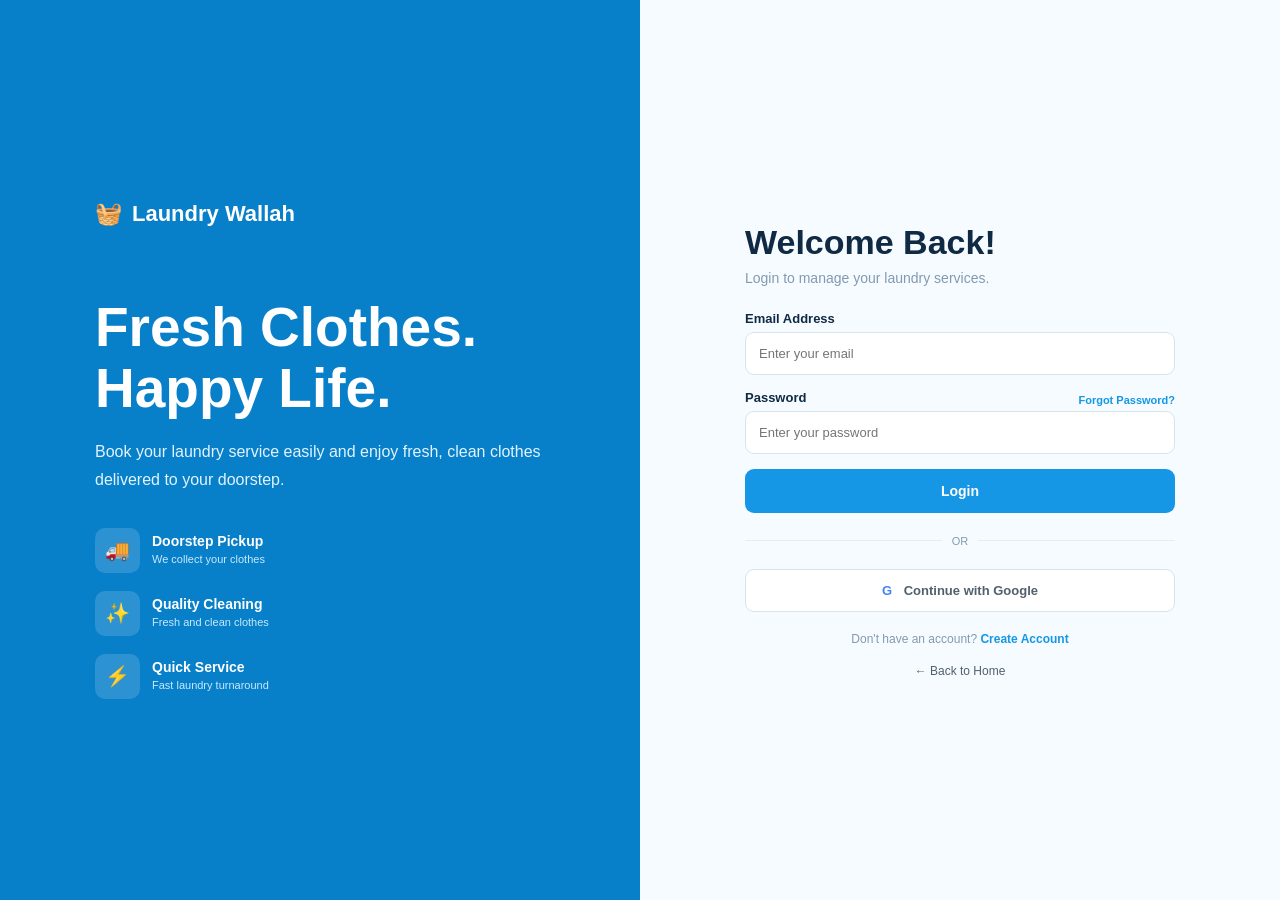
<file: login.html>
<!DOCTYPE html>
<html lang="en">
<head>
    <meta charset="UTF-8">
    <meta name="viewport" content="width=device-width, initial-scale=1.0">
    <title>Laundry Wallah - Login & Signup</title>
    <link rel="stylesheet" href="login.css">
</head>

<body>
    <div class="auth-page">
        <div class="auth-left">
            <div class="auth-left-content">
                <div class="logo">
                    🧺 <span>Laundry Wallah</span>
                </div>
                <h1>Fresh Clothes.<br>
                    Happy Life.
                </h1>
                <p>
                    Book your laundry service easily
                    and enjoy fresh, clean clothes
                    delivered to your doorstep.
                </p>

                <div class="features">
                    <div class="feature">
                        <div class="feature-icon">🚚</div>
                        <div>
                            <strong>Doorstep Pickup</strong>
                            <small>We collect your clothes</small>
                        </div>
                    </div>

                    <div class="feature">
                        <div class="feature-icon">✨</div>
                        <div>
                            <strong>Quality Cleaning</strong>
                            <small>Fresh and clean clothes</small>
                        </div>
                    </div>

                    <div class="feature">
                        <div class="feature-icon">⚡</div>
                        <div>
                            <strong>Quick Service</strong>
                            <small>Fast laundry turnaround</small>
                        </div>
                    </div>
                </div>

            </div>

        </div>

        <div class="auth-right">
            <div class="auth-box">
                <div class="mobile-logo">
                    🧺 Laundry Wallah
                </div>

                <div class="auth-form active" id="loginForm">
                    <h2>Welcome Back!</h2>
                    <p class="form-description">
                        Login to manage your laundry services.
                    </p>
                    <form id="login">
                        <div class="form-group">
                            <label>Email Address</label>
                            <input type="email" id="loginEmail" placeholder="Enter your email" required>
                        </div>

                        <div class="form-group">
                            <div class="password-row">
                                <label>Password</label>
                                <a href="#">Forgot Password?</a>
                            </div>
                            <input type="password" id="loginPassword" placeholder="Enter your password" required>
                        </div>
                        <button type="submit" class="main-btn">Login</button>
                        <p class="message" id="loginMessage"></p>
                    </form>

                    <div class="divider">
                        <span>OR</span>
                    </div>
                    <button class="google-btn" type="button">
                        <span>G</span>
                        Continue with Google
                    </button>
                    <p class="switch-text">
                        Don't have an account?
                        <button class="switch-btn" onclick="showSignup()">
                            Create Account
                        </button>
                    </p>
                    <a href="index.html" class="back-home">
                        ← Back to Home
                    </a>
                </div>

                <div class="auth-form" id="signupForm">
                    <h2>Create Account</h2>
                    <p class="form-description">
                        Create your Laundry Wallah account.
                    </p>
                    <form id="signup">
                        <div class="form-group">
                            <label>Full Name</label>
                            <input type="text" id="name" placeholder="Enter your full name" required>
                        </div>
                        <div class="form-group">
                            <label>Email Address</label>
                            <input type="email" id="signupEmail" placeholder="Enter your email" required>
                        </div>

                        <div class="form-group">
                            <label>Phone Number</label>
                            <input type="tel" id="phone" placeholder="Enter your phone number" required>
                        </div>

                        <div class="form-group">
                            <label>Password</label>
                            <input type="password" id="signupPassword" placeholder="Create a password" required>
                        </div>

                        <div class="form-group">
                            <label>Confirm Password</label>
                            <input type="password" id="confirmPassword" placeholder="Confirm your password" required>
                        </div>

                        <div class="terms">
                            <label>
                                <input type="checkbox" id="terms" required>
                                I agree to the
                                <a href="#">Terms & Conditions</a>
                            </label>
                        </div>
                        <button type="submit" class="main-btn">
                            Create Account
                        </button>
                        <p class="message" id="signupMessage"></p>
                    </form>

                    <div class="divider">
                        <span>OR</span>
                    </div>

                    <button class="google-btn" type="button">
                        <span>G</span>
                        Sign up with Google
                    </button>

                    <p class="switch-text">
                        Already have an account?
                        <button class="switch-btn" onclick="showLogin()">
                            Login
                        </button>
                    </p>

                    <a href="index.html" class="back-home">
                        ← Back to Home
                    </a>
                </div>
            </div>
        </div>
    </div>

    <script src="login.js"></script>
</body>

</html>
</file>
<file: login.css>
* {
  margin: 0;
  padding: 0;
  box-sizing: border-box;
}

body {
  font-family: Arial, sans-serif;
  background: #f6fbff;
  color: #102a43;
}

a {
  text-decoration: none;
}

/* MAIN PAGE */

.auth-page {
  min-height: 100vh;
  display: grid;
  grid-template-columns: 1fr 1fr;
}

/* LEFT SIDE */

.auth-left {
  background: #087fc9;
  color: white;
  display: flex;
  align-items: center;
  justify-content: center;
  padding: 50px;
}

.auth-left-content {
  max-width: 500px;
}

/* LOGO */

.logo {
  display: flex;
  align-items: center;
  gap: 10px;
  font-size: 22px;
  font-weight: bold;
  margin-bottom: 70px;
}

/* HEADING */

.auth-left h1 {
  font-size: 55px;
  line-height: 1.1;
  margin-bottom: 20px;
}

.auth-left > div > p {
  color: #e1f4ff;
  font-size: 16px;
  line-height: 1.7;
  max-width: 450px;
}

/* FEATURES */

.features {
  margin-top: 35px;
  display: flex;
  flex-direction: column;
  gap: 18px;
}

.feature {
  display: flex;
  align-items: center;
  gap: 12px;
}

.feature-icon {
  width: 45px;
  height: 45px;
  display: flex;
  align-items: center;
  justify-content: center;
  background: rgba(255, 255, 255, 0.15);
  border-radius: 10px;
  font-size: 20px;
}

.feature strong {
  display: block;
  font-size: 14px;
}

.feature small {
  color: #c8eaff;
  font-size: 11px;
}

/* RIGHT SIDE */

.auth-right {
  display: flex;
  align-items: center;
  justify-content: center;
  padding: 30px;
}

.auth-box {
  width: 100%;
  max-width: 430px;
}

/* MOBILE LOGO */

.mobile-logo {
  display: none;
  color: #1597e5;
  font-size: 20px;
  font-weight: bold;
  margin-bottom: 25px;
}

/* LOGIN / SIGNUP */

.auth-form {
  display: none;
}

.auth-form.active {
  display: block;
}

.auth-box h2 {
  font-size: 34px;
  margin-bottom: 8px;
}

.form-description {
  color: #829ab1;
  font-size: 14px;
  margin-bottom: 25px;
}

/* FORM INPUT */

.form-group {
  margin-bottom: 15px;
}

.form-group label {
  display: block;
  font-size: 13px;
  font-weight: bold;
  margin-bottom: 6px;
}

.form-group input {
  width: 100%;
  padding: 13px;
  border: 1px solid #d7e4ec;
  border-radius: 9px;
  outline: none;
  font-size: 13px;
}

.form-group input:focus {
  border-color: #1597e5;
  box-shadow: 0 0 0 3px #e5f6ff;
}

/* FORGOT PASSWORD */

.password-row {
  display: flex;
  align-items: center;
  justify-content: space-between;
}

.password-row a {
  color: #1597e5;
  font-size: 11px;
  font-weight: bold;
}

/* TERMS */

.terms {
  color: #52606d;
  font-size: 11px;
  margin: 5px 0 18px;
}

.terms input {
  margin-right: 5px;
}

.terms a {
  color: #1597e5;
  font-weight: bold;
}

/* BUTTON */

.main-btn {
  width: 100%;
  padding: 14px;
  border: none;
  border-radius: 9px;
  background: #1597e5;
  color: white;
  font-size: 14px;
  font-weight: bold;
  cursor: pointer;
}

.main-btn:hover {
  background: #0879c2;
}

/* MESSAGE */

.message {
  text-align: center;
  font-size: 12px;
  margin-top: 10px;
}

/* DIVIDER */

.divider {
  display: flex;
  align-items: center;
  gap: 10px;
  margin: 22px 0;
}

.divider::before,
.divider::after {
  content: "";
  height: 1px;
  background: #e3edf5;
  flex: 1;
}

.divider span {
  color: #829ab1;
  font-size: 11px;
}

/* GOOGLE BUTTON */

.google-btn {
  width: 100%;
  padding: 13px;
  background: white;
  border: 1px solid #d7e4ec;
  border-radius: 9px;
  cursor: pointer;
  font-size: 13px;
  font-weight: bold;
  color: #52606d;
}

.google-btn:hover {
  background: #f8fcff;
}

.google-btn span {
  color: #4285f4;
  margin-right: 8px;
  font-weight: bold;
}

/* SWITCH LOGIN / SIGNUP */

.switch-text {
  text-align: center;
  margin-top: 20px;
  color: #829ab1;
  font-size: 12px;
}

.switch-btn {
  border: none;
  background: none;
  color: #1597e5;
  font-weight: bold;
  cursor: pointer;
  font-size: 12px;
}

/* BACK HOME */

.back-home {
  display: block;
  text-align: center;
  margin-top: 18px;
  color: #52606d;
  font-size: 12px;
}

.back-home:hover {
  color: #1597e5;
}

/* MOBILE */

@media (max-width: 800px) {
  .auth-page {
    grid-template-columns: 1fr;
  }

  .auth-left {
    display: none;
  }

  .auth-right {
    min-height: 100vh;
    padding: 25px;
  }

  .mobile-logo {
    display: block;
  }

  .auth-box h2 {
    font-size: 30px;
  }
}

@media (max-width: 450px) {
  .auth-right {
    padding: 20px;
  }

  .auth-box h2 {
    font-size: 27px;
  }
}
</file>
